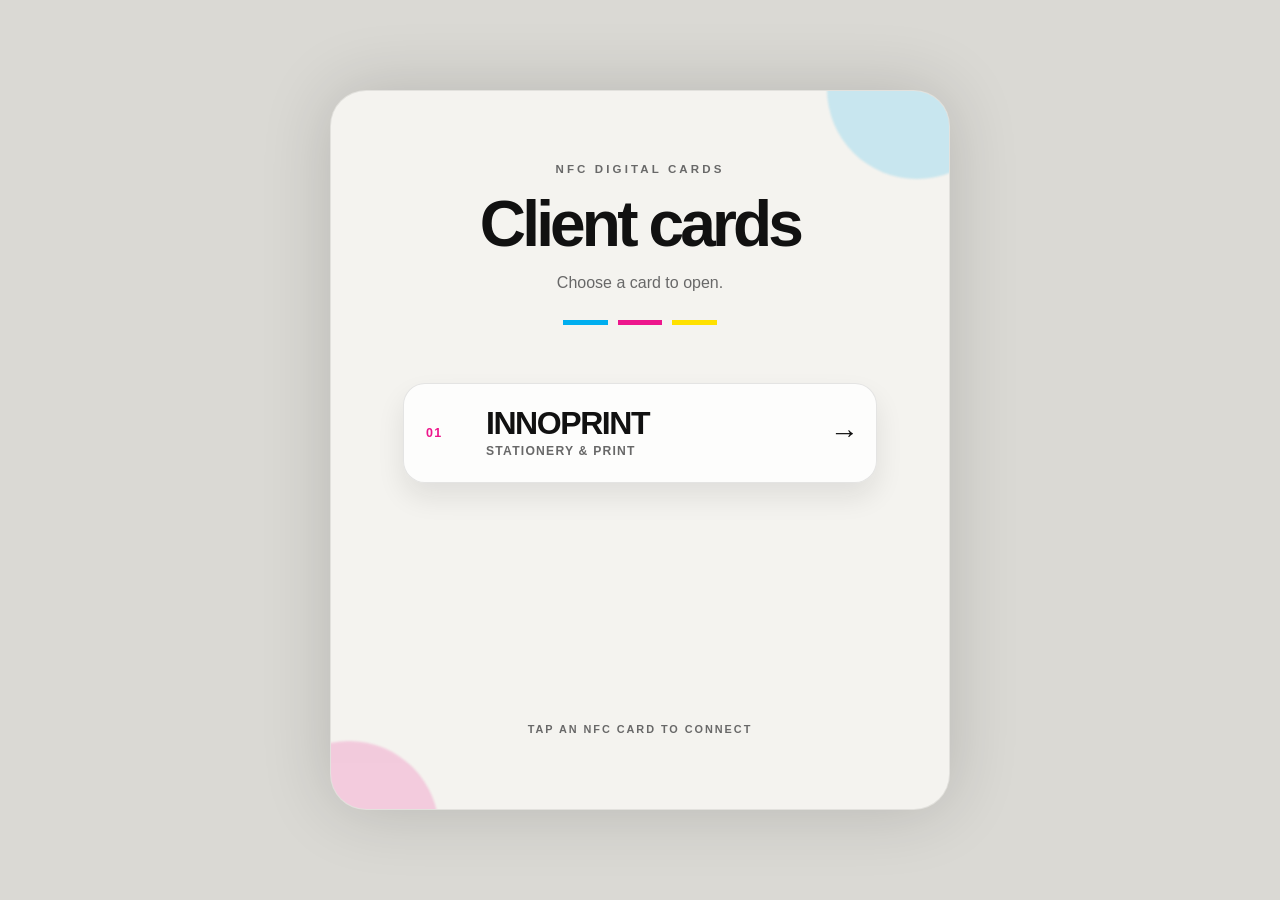
<file: index.html>
<!doctype html>
<html lang="en">
  <head>
    <meta charset="utf-8" />
    <meta name="viewport" content="width=device-width, initial-scale=1" />
    <meta name="theme-color" content="#f4f3ef" />
    <meta
      name="description"
      content="A collection of NFC digital cards for client businesses."
    />
    <title>NFC Client Cards</title>
    <link
      rel="icon"
      type="image/svg+xml"
      href="data:image/svg+xml,%3Csvg xmlns='http://www.w3.org/2000/svg' viewBox='0 0 64 64'%3E%3Crect width='64' height='64' rx='14' fill='%23131313'/%3E%3Cpath d='M20 14h20c8 0 14 6 14 14s-6 14-14 14H30v10H20V14zm10 9v10h10a5 5 0 0 0 0-10H30z' fill='%23fff'/%3E%3Crect x='10' y='14' width='5' height='12' fill='%2300aeef'/%3E%3Crect x='10' y='26' width='5' height='12' fill='%23ed168c'/%3E%3Crect x='10' y='38' width='5' height='12' fill='%23ffe100'/%3E%3C/svg%3E"
    />
    <link rel="stylesheet" href="style.css" />
  </head>
  <body>
    <main class="directory-shell" aria-labelledby="directory-title">
      <header class="directory-header">
        <p class="directory-kicker">NFC DIGITAL CARDS</p>
        <h1 id="directory-title">Client cards</h1>
        <p class="directory-intro">Choose a card to open.</p>
        <div class="cmyk-rule" aria-hidden="true">
          <span></span><span></span><span></span>
        </div>
      </header>

      <nav class="client-list" aria-label="Client cards">
        <a class="client-link" href="clients/innoprint/">
          <span class="client-link__index" aria-hidden="true">01</span>
          <span class="client-link__copy">
            <strong>INNOPRINT</strong>
            <small>Stationery &amp; Print</small>
          </span>
          <span class="client-link__arrow" aria-hidden="true">&#8594;</span>
        </a>
      </nav>

      <footer class="directory-footer">
        <small>Tap an NFC card to connect</small>
      </footer>
    </main>
  </body>
</html>
</file>
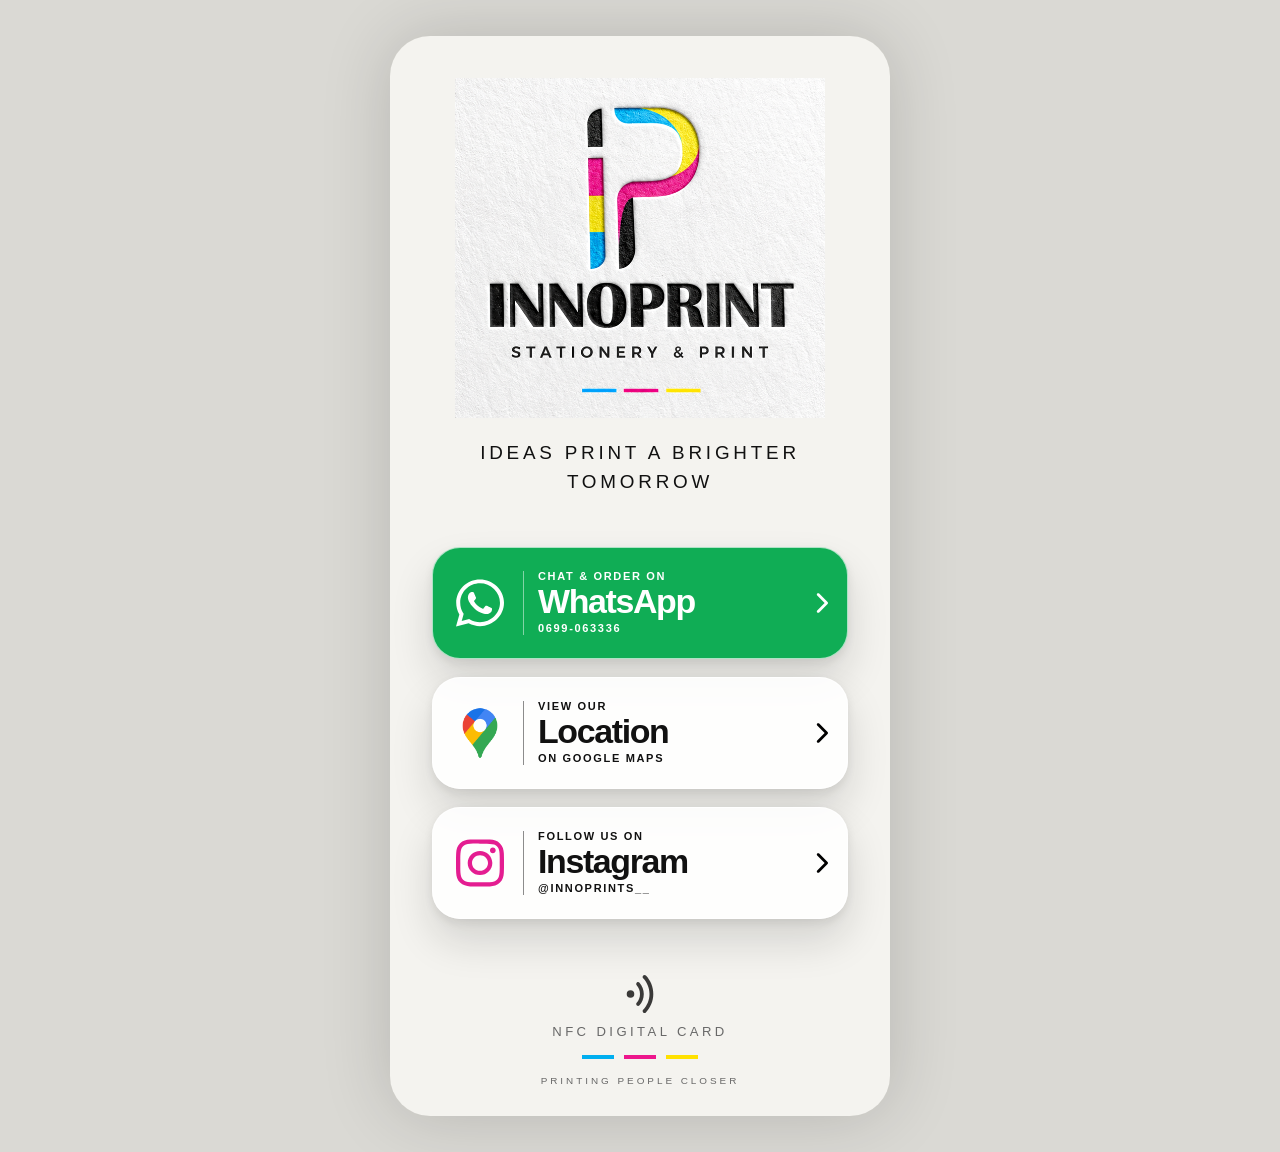
<file: clients/innoprint/index.html>
<!doctype html>
<html lang="en">
  <head>
    <meta charset="utf-8" />
    <meta name="viewport" content="width=device-width, initial-scale=1" />
    <meta name="theme-color" content="#f4f3ef" />
    <meta
      name="description"
      content="INNOPRINT stationery and print — WhatsApp catalogue and Google Maps location."
    />
    <title>INNOPRINT | Stationery &amp; Print</title>
    <link
      rel="icon"
      type="image/svg+xml"
      href="data:image/svg+xml,%3Csvg xmlns='http://www.w3.org/2000/svg' viewBox='0 0 64 64'%3E%3Crect width='64' height='64' rx='14' fill='%23131313'/%3E%3Cpath d='M20 14h20c8 0 14 6 14 14s-6 14-14 14H30v10H20V14zm10 9v10h10a5 5 0 0 0 0-10H30z' fill='%23fff'/%3E%3Crect x='10' y='14' width='5' height='12' fill='%2300aeef'/%3E%3Crect x='10' y='26' width='5' height='12' fill='%23ed168c'/%3E%3Crect x='10' y='38' width='5' height='12' fill='%23ffe100'/%3E%3C/svg%3E"
    />
    <link rel="stylesheet" href="../../style.css" />
  </head>
  <body>
    <main class="digital-card" aria-labelledby="brand-name">
      <header class="brand-header">
        <div
          class="brand-lockup"
          role="img"
          aria-label="INNOPRINT — Stationery and Print"
        >
          <img
            src="assets/innoprint-reference.png"
            alt=""
            width="862"
            height="1832"
          />
        </div>

        <h1 id="brand-name" class="sr-only">INNOPRINT</h1>
        <div class="cmyk-rule" aria-hidden="true">
          <span></span><span></span><span></span>
        </div>
        <p class="tagline">IDEAS PRINT A BRIGHTER<br />TOMORROW</p>
      </header>

      <nav class="contact-actions" aria-label="INNOPRINT contact links">
        <a
          class="action action--whatsapp"
          href="https://wa.me/212699063336"
          target="_blank"
          rel="noopener noreferrer"
          aria-label="Chat with INNOPRINT on WhatsApp at 0699-063336"
        >
          <span class="action__icon" aria-hidden="true">
            <img src="assets/whatsapp.svg" alt="" />
          </span>
          <span class="action__divider" aria-hidden="true"></span>
          <span class="action__copy">
            <span class="action__eyebrow">CHAT &amp; ORDER ON</span>
            <strong>WhatsApp</strong>
            <span class="action__detail">0699-063336</span>
          </span>
          <img
            class="action__arrow"
            src="assets/chevron-right.svg"
            alt=""
            aria-hidden="true"
          />
        </a>

        <a
          class="action action--maps"
          href="https://www.google.com/maps/place/INNOPRINT+%D9%85%D9%83%D8%AA%D8%A8%D8%A9%E2%80%AD/@33.8864855,-5.5997735,17z/data=!4m8!3m7!1s0xda05b1cb52793a7:0xec7a665050fba31a!8m2!3d33.8864811!4d-5.5971932!9m1!1b1!16s%2Fg%2F11yqqz21hw?entry=ttu&g_ep=EgoyMDI2MDkwOS4wIKXMDSoASAFQAw%3D%3D"
          target="_blank"
          rel="noopener noreferrer"
          aria-label="View INNOPRINT on Google Maps"
        >
          <span class="action__icon" aria-hidden="true">
            <img src="assets/google-maps.png" alt="" />
          </span>
          <span class="action__divider" aria-hidden="true"></span>
          <span class="action__copy">
            <span class="action__eyebrow">VIEW OUR</span>
            <strong>Location</strong>
            <span class="action__detail">ON GOOGLE MAPS</span>
          </span>
          <img
            class="action__arrow"
            src="assets/chevron-right.svg"
            alt=""
            aria-hidden="true"
          />
        </a>
      <a
        class="action action--instagram"
        href="https://www.instagram.com/innoprints__?stkn=MTNsd2wyOThvazdjMQ=="
        target="_blank"
        rel="noopener noreferrer"
        aria-label="Open the INNOPRINT Instagram profile"
      >
        <span class="action__icon" aria-hidden="true">
          <img src="assets/instagram.svg" alt="" />
        </span>
        <span class="action__divider" aria-hidden="true"></span>
        <span class="action__copy">
          <span class="action__eyebrow">FOLLOW US ON</span>
          <strong>Instagram</strong>
          <span class="action__detail">@INNOPRINTS__</span>
        </span>
        <img
          class="action__arrow"
          src="assets/chevron-right.svg"
          alt=""
          aria-hidden="true"
        />
      </a>

      </nav>

      <footer class="card-footer">
        <img
          class="nfc-symbol"
          src="assets/contactless.svg"
          alt=""
          aria-hidden="true"
        />
        <p>NFC DIGITAL CARD</p>
        <div class="cmyk-rule cmyk-rule--small" aria-hidden="true">
          <span></span><span></span><span></span>
        </div>
        <small>PRINTING PEOPLE CLOSER</small>
      </footer>
    </main>
  </body>
</html>
</file>
<file: style.css>
:root {
  color-scheme: light;
  --paper: #f4f3ef;
  --ink: #111111;
  --muted: #686868;
  --cyan: #00aeef;
  --magenta: #ed168c;
  --yellow: #ffe100;
  --whatsapp: #10ad55;
  --whatsapp-dark: #078b40;
  --shadow: 0 22px 42px rgba(20, 20, 20, 0.14),
    0 4px 10px rgba(20, 20, 20, 0.08);
  font-family: "Helvetica Neue", Arial, ui-sans-serif, system-ui, sans-serif;
}

* {
  box-sizing: border-box;
}

html {
  min-width: 320px;
  background: #dad9d4;
}

body {
  min-height: 100vh;
  min-height: 100svh;
  width: 100%;
  margin: 0;
  display: grid;
  place-items: center;
  overflow-x: hidden;
  background: #dad9d4;
  color: var(--ink);
}

a {
  color: inherit;
}

.digital-card {
  position: relative;
  isolation: isolate;
  width: 100%;
  max-width: 500px;
  min-height: 100vh;
  min-height: 100svh;
  padding: clamp(28px, 6vw, 46px) clamp(20px, 7vw, 42px) 30px;
  overflow: hidden;
  background-color: var(--paper);
  box-shadow: 0 0 70px rgba(0, 0, 0, 0.16);
  text-align: center;
}

.directory-shell {
  position: relative;
  isolation: isolate;
  width: min(100% - 32px, 620px);
  min-height: min(720px, calc(100svh - 32px));
  display: flex;
  flex-direction: column;
  justify-content: center;
  padding: clamp(34px, 8vw, 72px);
  overflow: hidden;
  border: 1px solid rgba(17, 17, 17, 0.08);
  border-radius: 36px;
  background: var(--paper);
  box-shadow: 0 0 70px rgba(0, 0, 0, 0.16);
}

.directory-shell::before,
.directory-shell::after {
  position: absolute;
  z-index: -1;
  width: 180px;
  height: 180px;
  border-radius: 50%;
  content: "";
  opacity: 0.18;
  filter: blur(1px);
}

.directory-shell::before {
  top: -92px;
  right: -58px;
  background: var(--cyan);
}

.directory-shell::after {
  bottom: -112px;
  left: -72px;
  background: var(--magenta);
}

.directory-header {
  text-align: center;
}

.directory-kicker {
  margin: 0 0 18px;
  color: var(--muted);
  font-size: 0.72rem;
  font-weight: 700;
  letter-spacing: 0.27em;
}

.directory-header h1 {
  margin: 0;
  font-size: clamp(2.35rem, 8vw, 4rem);
  line-height: 0.98;
  letter-spacing: -0.06em;
}

.directory-intro {
  margin: 18px 0 0;
  color: var(--muted);
  font-size: 1rem;
}

.directory-header .cmyk-rule {
  margin-top: 28px;
}

.client-list {
  display: grid;
  gap: 14px;
  margin-top: clamp(38px, 8vw, 58px);
}

.client-link {
  display: grid;
  grid-template-columns: 44px minmax(0, 1fr) 24px;
  align-items: center;
  gap: 16px;
  min-height: 100px;
  padding: 20px 22px;
  border: 1px solid rgba(17, 17, 17, 0.1);
  border-radius: 22px;
  background: rgba(255, 255, 255, 0.78);
  box-shadow: 0 14px 28px rgba(20, 20, 20, 0.09);
  text-decoration: none;
  transition: transform 180ms ease, box-shadow 180ms ease,
    background 180ms ease;
}

.client-link:hover {
  transform: translateY(-3px);
  background: #ffffff;
  box-shadow: 0 20px 34px rgba(20, 20, 20, 0.13);
}

.client-link:focus-visible {
  outline: 4px solid rgba(0, 174, 239, 0.34);
  outline-offset: 5px;
}

.client-link__index {
  color: var(--magenta);
  font-size: 0.78rem;
  font-weight: 800;
  letter-spacing: 0.1em;
}

.client-link__copy {
  display: flex;
  min-width: 0;
  flex-direction: column;
  gap: 5px;
}

.client-link__copy strong {
  font-size: clamp(1.45rem, 5vw, 2rem);
  line-height: 1;
  letter-spacing: -0.045em;
}

.client-link__copy small {
  color: var(--muted);
  font-size: 0.76rem;
  font-weight: 600;
  letter-spacing: 0.1em;
  text-transform: uppercase;
}

.client-link__arrow {
  color: var(--ink);
  font-size: 1.8rem;
  line-height: 1;
}

.directory-footer {
  margin-top: auto;
  padding-top: 42px;
  color: var(--muted);
  text-align: center;
}

.directory-footer small {
  font-size: 0.68rem;
  font-weight: 600;
  letter-spacing: 0.18em;
  text-transform: uppercase;
}

.brand-header {
  display: grid;
  justify-items: center;
}

.brand-lockup {
  position: relative;
  width: min(100%, 370px);
  height: clamp(320px, 84vw, 340px);
  margin: -4px auto -14px;
  overflow: hidden;
}

.brand-lockup img {
  position: absolute;
  top: clamp(-124px, -28vw, -108px);
  left: 50%;
  width: min(104vw, 430px);
  max-width: none;
  height: auto;
  transform: translateX(-50%);
  filter: contrast(1.04);
}

.cmyk-rule {
  display: flex;
  gap: 10px;
  width: 154px;
  height: 5px;
  margin: 4px auto 0;
}

.cmyk-rule span {
  flex: 1;
}

.cmyk-rule span:nth-child(1) {
  background: var(--cyan);
}

.cmyk-rule span:nth-child(2) {
  background: var(--magenta);
}

.cmyk-rule span:nth-child(3) {
  background: var(--yellow);
}

.tagline {
  margin: 25px 0 0;
  font-size: clamp(0.98rem, 4.2vw, 1.18rem);
  font-weight: 500;
  line-height: 1.55;
  letter-spacing: 0.2em;
}

.contact-actions {
  display: grid;
  gap: 18px;
  margin-top: clamp(32px, 8vw, 50px);
}

.action {
  position: relative;
  min-height: 112px;
  display: grid;
  grid-template-columns: 58px 1px minmax(0, 1fr) 15px;
  align-items: center;
  gap: 14px;
  padding: 18px;
  border: 1px solid rgba(255, 255, 255, 0.66);
  border-radius: 28px;
  box-shadow: var(--shadow);
  text-align: left;
  text-decoration: none;
  transition: transform 180ms ease, box-shadow 180ms ease, background 180ms ease;
  -webkit-tap-highlight-color: transparent;
}

.action:hover {
  transform: translateY(-3px);
  box-shadow: 0 28px 50px rgba(20, 20, 20, 0.16),
    0 7px 14px rgba(20, 20, 20, 0.1);
}

.action:active {
  transform: translateY(0) scale(0.99);
}

.action:focus-visible {
  outline: 4px solid rgba(0, 174, 239, 0.34);
  outline-offset: 5px;
}

.action--whatsapp {
  background: var(--whatsapp);
  color: #ffffff;
}

.action--whatsapp:hover {
  background: var(--whatsapp-dark);
}

.action--maps {
  border-color: rgba(255, 255, 255, 0.96);
  background: rgba(255, 255, 255, 0.88);
  color: var(--ink);
}

.action--maps:hover {
  background: #ffffff;
}

.action--instagram {
  border-color: rgba(255, 255, 255, 0.96);
  background: rgba(255, 255, 255, 0.88);
  color: var(--ink);
}

.action--instagram:hover {
  background: #ffffff;
}

.action--instagram .action__icon img {
  filter: invert(23%) sepia(98%) saturate(3600%) hue-rotate(310deg)
    brightness(91%) contrast(96%);
}

.action__icon {
  display: grid;
  place-items: center;
}

.action__icon img {
  display: block;
  width: 54px;
  height: 54px;
  object-fit: contain;
}

.action--whatsapp .action__icon img,
.action--whatsapp .action__arrow {
  filter: brightness(0) invert(1);
}

.action__divider {
  width: 1px;
  height: 64px;
  background: currentColor;
  opacity: 0.48;
}

.action__copy {
  min-width: 0;
  display: flex;
  flex-direction: column;
  justify-content: center;
}

.action__eyebrow,
.action__detail {
  font-size: 0.69rem;
  font-weight: 600;
  letter-spacing: 0.15em;
  line-height: 1.25;
}

.action__copy strong {
  margin: 2px 0 3px;
  font-size: clamp(1.72rem, 7.5vw, 2.12rem);
  line-height: 0.98;
  letter-spacing: -0.04em;
}

.action__arrow {
  width: 14px;
  height: 24px;
}

.card-footer {
  display: grid;
  justify-items: center;
  margin-top: clamp(34px, 9vw, 58px);
  color: var(--muted);
}

.nfc-symbol {
  width: 38px;
  height: 34px;
  margin-bottom: 13px;
  opacity: 0.76;
  transform: rotate(90deg);
}

.card-footer p {
  margin: 0;
  font-size: 0.82rem;
  font-weight: 500;
  letter-spacing: 0.26em;
}

.cmyk-rule--small {
  width: 116px;
  height: 4px;
  margin-top: 16px;
}

.card-footer small {
  margin-top: 16px;
  font-size: 0.62rem;
  font-weight: 500;
  letter-spacing: 0.3em;
}

.sr-only {
  position: absolute;
  width: 1px;
  height: 1px;
  padding: 0;
  margin: -1px;
  overflow: hidden;
  clip: rect(0, 0, 0, 0);
  white-space: nowrap;
  border: 0;
}

@media (max-width: 480px) {
  .digital-card {
    padding-inline: 16px;
  }

  .brand-lockup {
    height: 330px;
  }

  .action {
    min-height: 104px;
    grid-template-columns: 54px 1px minmax(0, 1fr) 13px;
    gap: 12px;
    padding: 16px;
    border-radius: 24px;
  }

  .action__icon img {
    width: 50px;
    height: 50px;
  }

  .action__copy strong {
    font-size: 1.68rem;
  }

  .action__eyebrow,
  .action__detail {
    font-size: 0.62rem;
    letter-spacing: 0.12em;
  }
}

@media (min-width: 620px) {
  body {
    padding-block: 36px;
  }

  .digital-card {
    min-height: 900px;
    border-radius: 40px;
  }
}

@media (prefers-reduced-motion: reduce) {
  .action {
    transition: none;
  }
}
</file>
